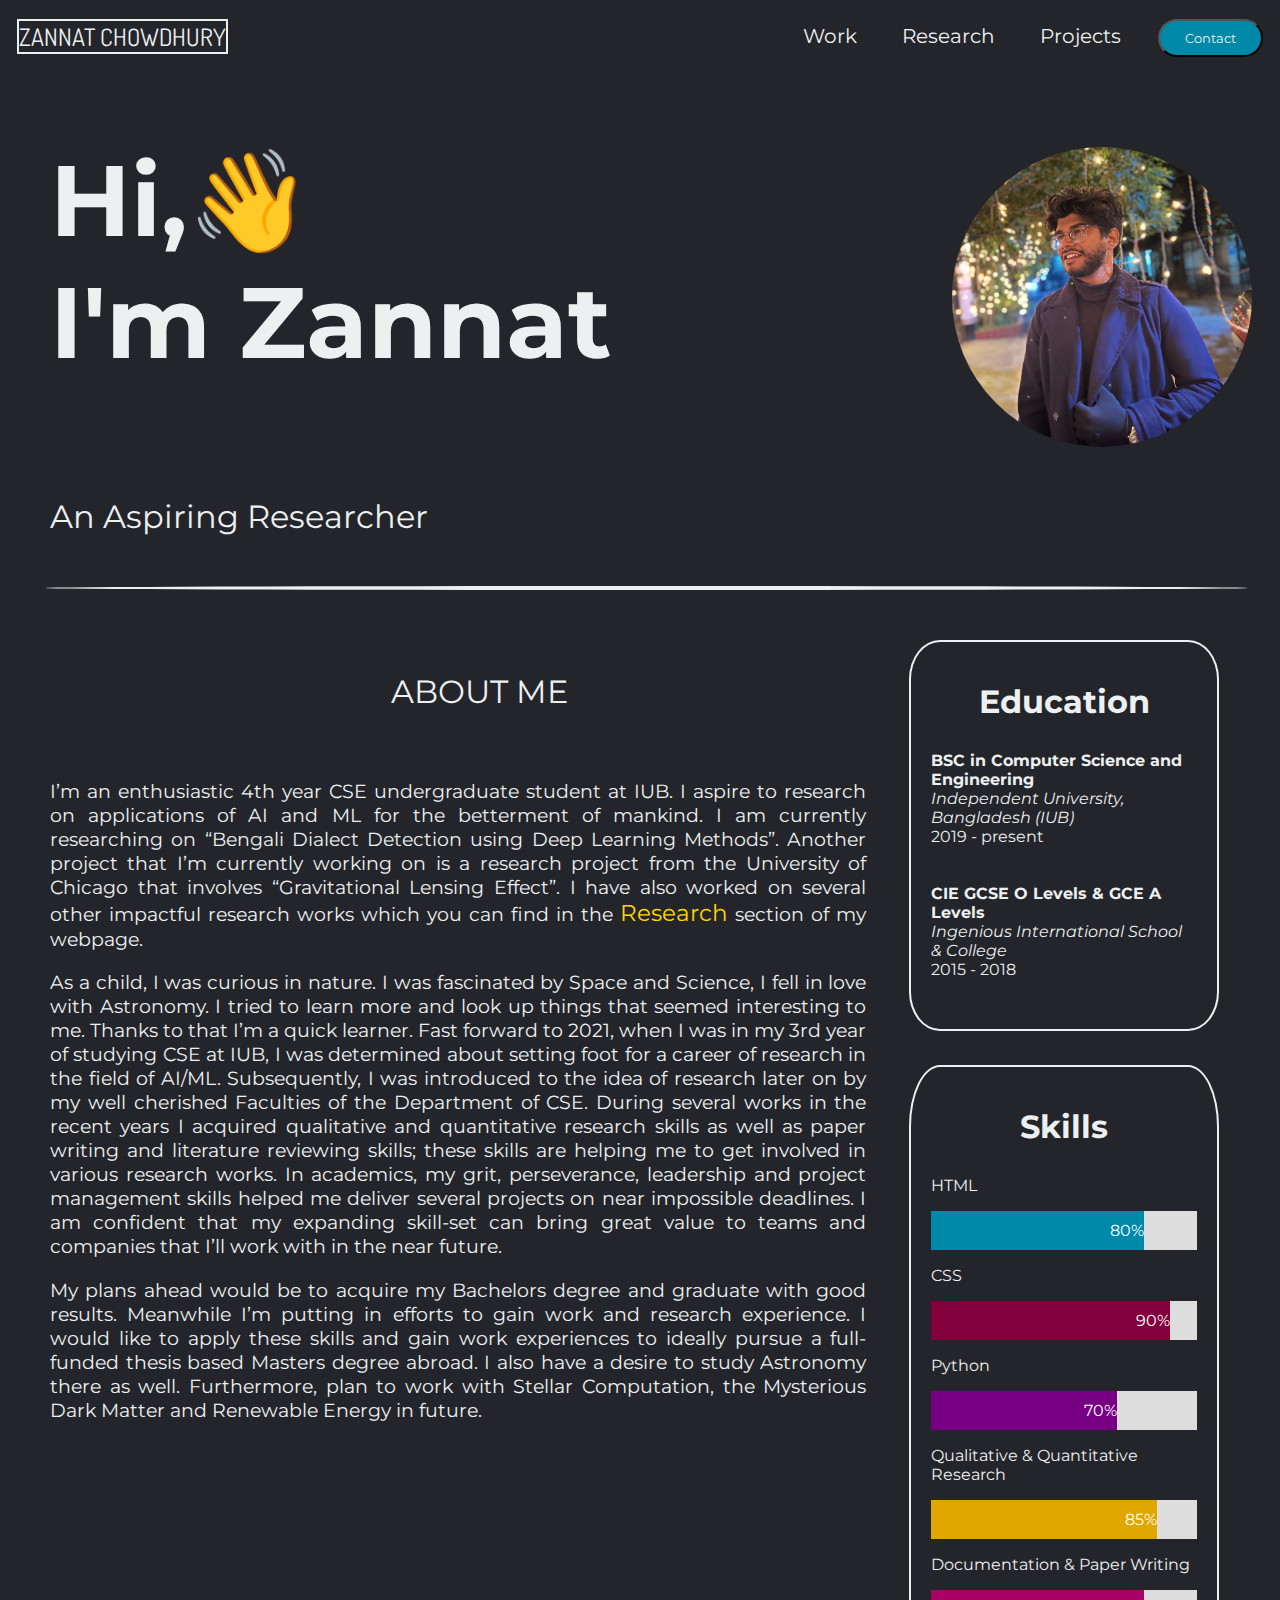
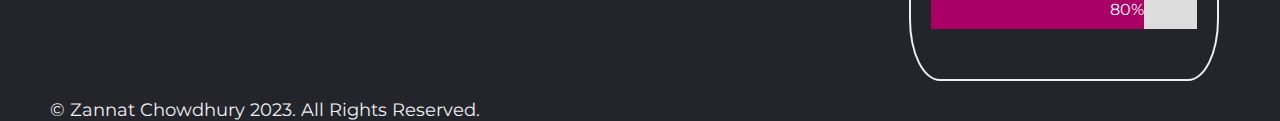
<file: index.html>
<!DOCTYPE html>
<html lang="en">
<head>
    <meta charset="UTF-8">
    <meta http-equiv="X-UA-Compatible" content="IE=edge">
    <meta name="viewport" content="width=device-width, initial-scale=1.0">
    <link rel="preconnect" href="https://fonts.googleapis.com">
    <link rel="preconnect" href="https://fonts.gstatic.com" crossorigin>
    <link href="https://fonts.googleapis.com/css2?family=Dosis:wght@500&family=Montserrat:wght@500;700&display=swap"        rel="stylesheet">
    <title>About Zannat Chowdhury</title>
    <link rel="stylesheet" href="styles.css">
    <link rel="stylesheet" href="https://cdnjs.cloudflare.com/ajax/libs/font-awesome/5.15.3/css/all.min.css"/>
    
</head>
<body>
    <div class = "navbar-div">
        <span class = "logo"><a href="index.html">ZANNAT CHOWDHURY</a></span> 
        <nav>
            <ul class = "nav-links"  id = "navbar">
                <li><a href = "Work.html">Work</a></li>
                <li><a href = "Research.html">Research</a></li>
                <li><a href = "Projects.html">Projects</a></li>
                <li class = "hidden-contact"><a href = "ContactMe.html">Contact Me</a></li>
            </ul>
            <!-- <input type = "checkbox" id = "click" style="display: none;">
            <label for = "click" class = "menu-btn" >
                <i class = "fas fa-bars"></i>
            </label> -->
            <div class = "menu-btn" onclick="toggle(); return false;">
                <i class = "fas fa-bars"></i>
            </div>
        </nav>
        <a class = "contact" href="ContactMe.html"><button id = "contact-button">Contact</button></a>
        <!-- <a class = "burgir" href="#"><button id = "burgir-button"><img class = "burgir-img" src="burgir.png"></button></a> -->


    </div>
    <div id = "flex-container1">
        <h1 class = "flex-item1">Hi,<a class = "pulse">👋</a>
            <br>I'm Zannat
        </h1>
        <p class = "flex-item2"><img src = "DP New FB.jpeg" alt = "Author's Image"></p><br>
    </div>
    <div class = "motto">
        <a>An Aspiring Researcher</a>
    </div>
    <div class = "break-line"></div>
    <div class = "aboutme-div-flex-container-2">
        <div class = "aboutme-flexitem1">
            <p class = "subheading">ABOUT ME</p><br>
            <div class = "body-text">
                <div id = "about-me-id">
                <p>I’m an enthusiastic 4th year CSE undergraduate student at IUB. I aspire to research on applications of AI and ML for the betterment of mankind. I am currently researching on “Bengali Dialect Detection using Deep Learning Methods”. Another project that I’m currently working on is a research project from the University of Chicago that involves “Gravitational Lensing Effect”. I have also worked on several other impactful research works which you can find in the <a class = "linky" href="Research.html">Research</a> section of my webpage.</p>
                
                <p>As a child, I was curious in nature. I was fascinated by Space and Science, I fell in love with Astronomy. I tried to learn more and look up things that seemed interesting to me. Thanks to that I’m a quick learner. Fast forward to 2021, when I was in my 3rd year of studying CSE at IUB, I was determined about setting foot for a career of research in the field of AI/ML.  Subsequently, I was introduced to the idea of research later on by my well cherished Faculties of the Department of CSE. During several works in the recent years I acquired qualitative and quantitative research skills as well as paper writing and literature reviewing skills; these skills are helping me to get involved in various research works. In academics, my grit, perseverance, leadership and project management skills helped me deliver several projects on near impossible deadlines. I am confident that my expanding skill-set can bring great value to teams and companies that I’ll work with in the near future.</p> 
                
                <p>My plans ahead would be to acquire my Bachelors degree and graduate with good results. Meanwhile I’m putting in efforts to gain work and research experience. I would like to apply these skills and gain work experiences to ideally pursue a full-funded thesis based Masters degree abroad. I also have a desire to study Astronomy there as well. Furthermore, plan to work with Stellar Computation, the Mysterious Dark Matter and Renewable Energy in future.</p>
                </div> 
            </div>
        </div>
        <div class = "aboutme-skills-flexflexcontainer">
            <div class = "aboutme-flexitem2">
                <h6 class = "education-subheading">Education</h6>
                <div>
                    <a class = "body-text" id = "education-text">
                        <strong>BSC in Computer Science and Engineering</strong><br>
                        <em>Independent University, Bangladesh (IUB)</em><br>
                        2019 - present<br><br><br>
                        <strong>CIE GCSE O Levels & GCE A Levels</strong><br>
                        <em>Ingenious International School & College</em><br>
                        2015 - 2018
                    </a>
                </div>
                
            </div>
            <div class = "skills-flexitem3">
                <h6 class = "education-subheading">Skills</h6>
                <div>
                    <a class = "body-text">
                        <p>HTML</p>
                        <div class="container">
                          <div class="skills html">80%</div>
                        </div>
                        
                        <p>CSS</p>
                        <div class="container">
                          <div class="skills css">90%</div>
                        </div>
                        
                        <p>Python</p>
                        <div class="container">
                          <div class="skills python">70%</div>
                        </div>
                        
                        <p>Qualitative & Quantitative Research</p>
                        <div class="container">
                          <div class="skills quant">85%</div>
                        </div>

                        <p>Documentation & Paper Writing</p>
                        <div class="container">
                          <div class="skills doc">80%</div>
                        </div>
                    </a>
                </div>
                
            </div>
        </div>

    </div>
    <div class = "personal-div"></div>
    <div class = "findme-div"></div>
    <div class = "footer-div"></div>



    
    <footer>
        <p class = "bodytext" style = margin-left:50px;>&copy; Zannat Chowdhury 2023. All Rights Reserved.</p>
    </footer>

    <script src="script.js"></script>
</body>
</html>
</file>
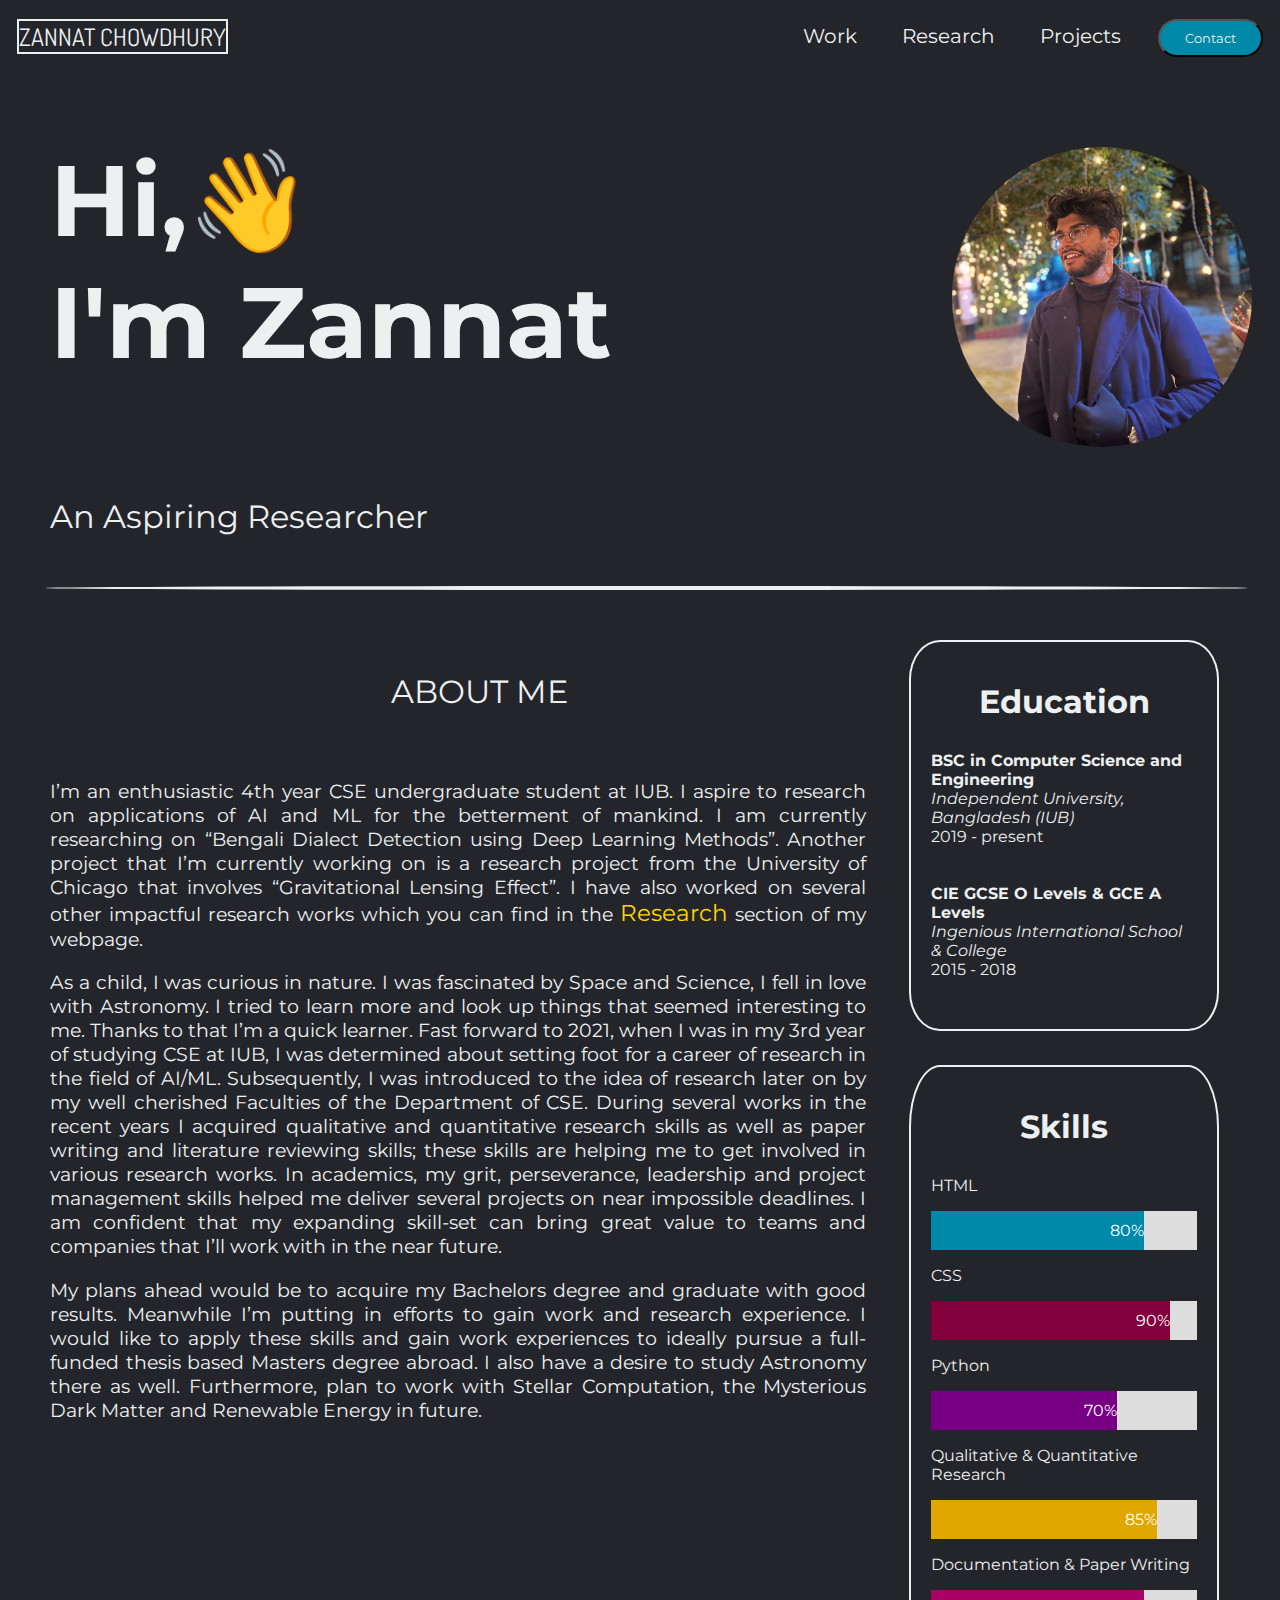
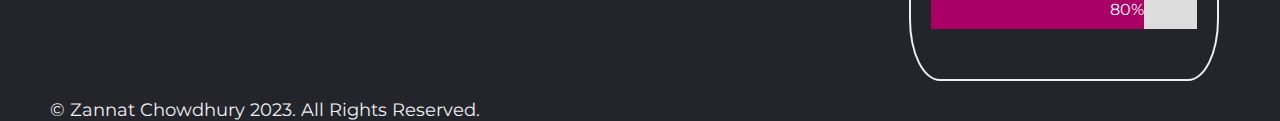
<file: AboutMe.html>
<!DOCTYPE html>
<html lang="en">
<head>
    <meta charset="UTF-8">
    <meta http-equiv="X-UA-Compatible" content="IE=edge">
    <meta name="viewport" content="width=device-width, initial-scale=1.0">
    <link rel="preconnect" href="https://fonts.googleapis.com">
    <link rel="preconnect" href="https://fonts.gstatic.com" crossorigin>
    <link href="https://fonts.googleapis.com/css2?family=Dosis:wght@500&family=Montserrat:wght@500;700&display=swap"        rel="stylesheet">
    <title>About Zannat Chowdhury</title>
    <link rel="stylesheet" href="styles.css">
    <link rel="stylesheet" href="https://cdnjs.cloudflare.com/ajax/libs/font-awesome/5.15.3/css/all.min.css"/>
    
</head>
<body>
    <div class = "navbar-div">
        <span class = "logo"><a href="AboutMe.html">ZANNAT CHOWDHURY</a></span> 
        <nav>
            <ul class = "nav-links"  id = "navbar">
                <li><a href = "Work.html">Work</a></li>
                <li><a href = "Research.html">Research</a></li>
                <li><a href = "Projects.html">Projects</a></li>
                <li class = "hidden-contact"><a href = "ContactMe.html">Contact Me</a></li>
            </ul>
            <!-- <input type = "checkbox" id = "click" style="display: none;">
            <label for = "click" class = "menu-btn" >
                <i class = "fas fa-bars"></i>
            </label> -->
            <div class = "menu-btn" onclick="toggle(); return false;">
                <i class = "fas fa-bars"></i>
            </div>
        </nav>
        <a class = "contact" href="ContactMe.html"><button id = "contact-button">Contact</button></a>
        <!-- <a class = "burgir" href="#"><button id = "burgir-button"><img class = "burgir-img" src="burgir.png"></button></a> -->


    </div>
    <div id = "flex-container1">
        <h1 class = "flex-item1">Hi,<a class = "pulse">👋</a>
            <br>I'm Zannat
        </h1>
        <p class = "flex-item2"><img src = "DP New FB.jpeg" alt = "Author's Image"></p><br>
    </div>
    <div class = "motto">
        <a>An Aspiring Researcher</a>
    </div>
    <div class = "break-line"></div>
    <div class = "aboutme-div-flex-container-2">
        <div class = "aboutme-flexitem1">
            <p class = "subheading">ABOUT ME</p><br>
            <div class = "body-text">
                <div id = "about-me-id">
                <p>I’m an enthusiastic 4th year CSE undergraduate student at IUB. I aspire to research on applications of AI and ML for the betterment of mankind. I am currently researching on “Bengali Dialect Detection using Deep Learning Methods”. Another project that I’m currently working on is a research project from the University of Chicago that involves “Gravitational Lensing Effect”. I have also worked on several other impactful research works which you can find in the <a class = "linky" href="Research.html">Research</a> section of my webpage.</p>
                
                <p>As a child, I was curious in nature. I was fascinated by Space and Science, I fell in love with Astronomy. I tried to learn more and look up things that seemed interesting to me. Thanks to that I’m a quick learner. Fast forward to 2021, when I was in my 3rd year of studying CSE at IUB, I was determined about setting foot for a career of research in the field of AI/ML.  Subsequently, I was introduced to the idea of research later on by my well cherished Faculties of the Department of CSE. During several works in the recent years I acquired qualitative and quantitative research skills as well as paper writing and literature reviewing skills; these skills are helping me to get involved in various research works. In academics, my grit, perseverance, leadership and project management skills helped me deliver several projects on near impossible deadlines. I am confident that my expanding skill-set can bring great value to teams and companies that I’ll work with in the near future.</p> 
                
                <p>My plans ahead would be to acquire my Bachelors degree and graduate with good results. Meanwhile I’m putting in efforts to gain work and research experience. I would like to apply these skills and gain work experiences to ideally pursue a full-funded thesis based Masters degree abroad. I also have a desire to study Astronomy there as well. Furthermore, plan to work with Stellar Computation, the Mysterious Dark Matter and Renewable Energy in future.</p>
                </div> 
            </div>
        </div>
        <div class = "aboutme-skills-flexflexcontainer">
            <div class = "aboutme-flexitem2">
                <h6 class = "education-subheading">Education</h6>
                <div>
                    <a class = "body-text" id = "education-text">
                        <strong>BSC in Computer Science and Engineering</strong><br>
                        <em>Independent University, Bangladesh (IUB)</em><br>
                        2019 - present<br><br><br>
                        <strong>CIE GCSE O Levels & GCE A Levels</strong><br>
                        <em>Ingenious International School & College</em><br>
                        2015 - 2018
                    </a>
                </div>
                
            </div>
            <div class = "skills-flexitem3">
                <h6 class = "education-subheading">Skills</h6>
                <div>
                    <a class = "body-text">
                        <p>HTML</p>
                        <div class="container">
                          <div class="skills html">80%</div>
                        </div>
                        
                        <p>CSS</p>
                        <div class="container">
                          <div class="skills css">90%</div>
                        </div>
                        
                        <p>Python</p>
                        <div class="container">
                          <div class="skills python">70%</div>
                        </div>
                        
                        <p>Qualitative & Quantitative Research</p>
                        <div class="container">
                          <div class="skills quant">85%</div>
                        </div>

                        <p>Documentation & Paper Writing</p>
                        <div class="container">
                          <div class="skills doc">80%</div>
                        </div>
                    </a>
                </div>
                
            </div>
        </div>

    </div>
    <div class = "personal-div"></div>
    <div class = "findme-div"></div>
    <div class = "footer-div"></div>



    
    <footer>
        <p class = "bodytext" style = margin-left:50px;>&copy; Zannat Chowdhury 2023. All Rights Reserved.</p>
    </footer>

    <script src="script.js"></script>
</body>
</html>
</file>
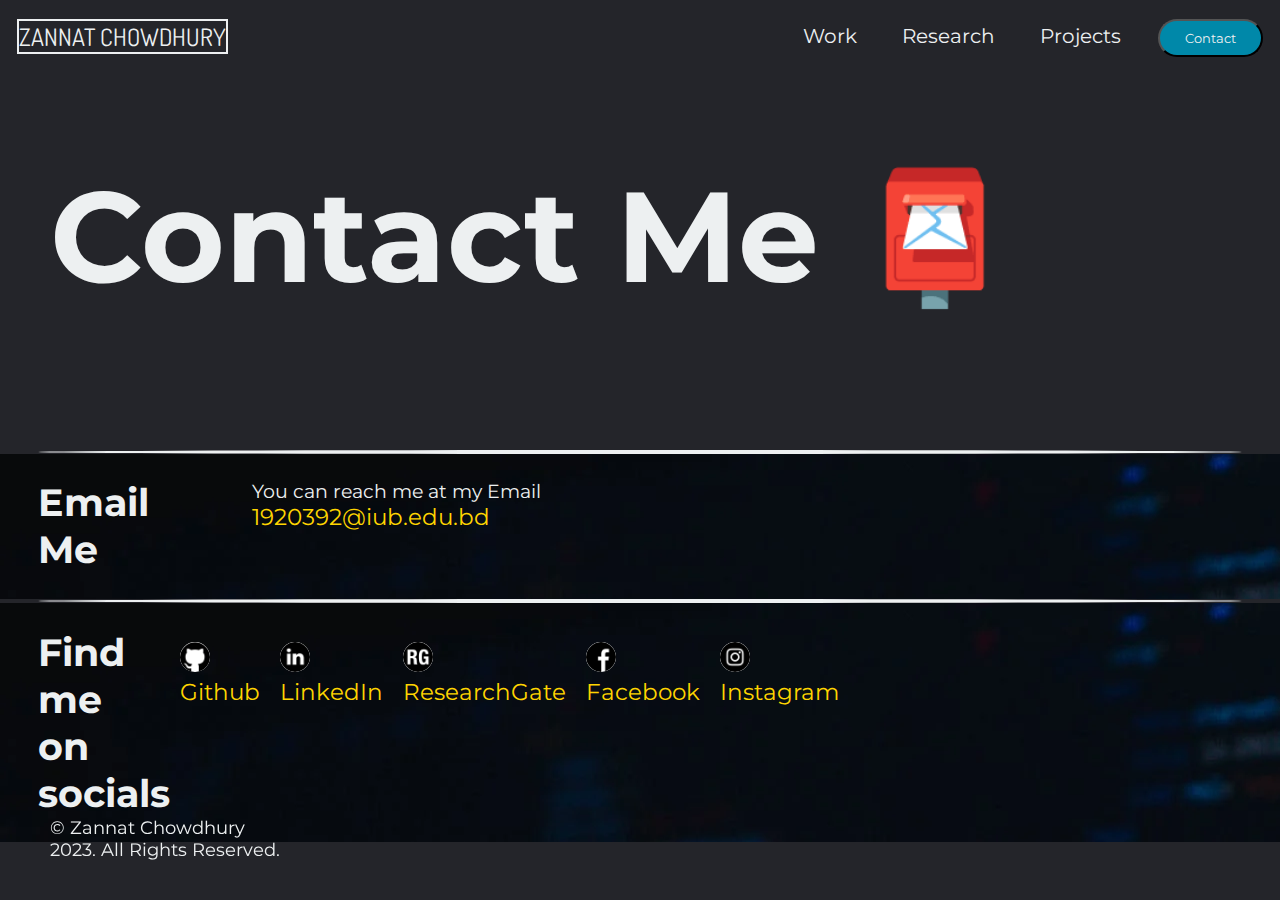
<file: ContactMe.html>
<!DOCTYPE html>
<html lang="en">
<head>
    <meta charset="UTF-8">
    <meta http-equiv="X-UA-Compatible" content="IE=edge">
    <meta name="viewport" content="width=device-width, initial-scale=1.0">
    <link rel="preconnect" href="https://fonts.googleapis.com">
    <link rel="preconnect" href="https://fonts.gstatic.com" crossorigin>
    <link href="https://fonts.googleapis.com/css2?family=Dosis:wght@500&family=Montserrat:wght@500;700&display=swap"        rel="stylesheet">
    <title>Contact Me</title>
    <link rel="stylesheet" href="styles.css">
    <link rel="stylesheet" href="https://cdnjs.cloudflare.com/ajax/libs/font-awesome/5.15.3/css/all.min.css"/>

</head>
<body>
    <div class = "navbar-div">
        <span class = "logo"><a href="index.html">ZANNAT CHOWDHURY</a></span> 
        <nav>
            <ul class = "nav-links" id = "navbar">
                <li><a href = "Work.html">Work</a></li>
                <li><a href = "Research.html">Research</a></li>
                <li><a href = "Projects.html">Projects</a></li>
                <li class = "hidden-contact"><a href = "ContactMe.html">Contact Me</a></li>
            </ul>
            <div class = "menu-btn" onclick="toggle(); return false;">
                <i class = "fas fa-bars"></i>
            </div>
        </nav>
        <a class = "contact" href="ContactMe.html"><button id = "contact-button">Contact</button></a>
    </div>
    <div id = "work-flex-container1">
        <h1 class = "work-flex-item1">Contact Me 📮 </h1>
    </div>

    <div class = "break-line-different"></div>

    <div class = "findme-div"></div>
    <div class = "works-flex-container-2" id = "contact-page-div" style = "background-image: url(work-background.webp);">
        <div class = "row-item1">
            <div class = "body-item" id = "email-me">
                <strong><h1>Email Me</h1></strong><br>

                <p id = "contact-me">You can reach me at my Email <a class = "linky" href = "mailto:1920392@iub.edu.bd" target="">1920392@iub.edu.bd</a></p>

            </div>
        </div>
    </div>

    <div class = "break-line-different"></div>

    <div class = "works-flex-container-2" id = "contact-page-div" style = "background-image: url(work-background.webp);">
        <div class = "row-item1">
            <div class = "body-item" id = "email-me" style = "text-align: left;">
                <strong><h1 style="margin-right: 10%;">Find me on socials</h1></strong><br>

                <p id = "socials"><a class = "linky" href = "https://github.com/CHOC4HOL1C" target="_blank"><img class = "social-icons" src = "github.png" >Github</a></p>
                <p id = "socials"><a class = "linky" href = "https://www.linkedin.com/in/chocaholic/" target="_blank"><img class = "social-icons" src = "linkedin.png" >LinkedIn</a></p>
                <p id = "socials"><a class = "linky" href = "https://www.researchgate.net/profile/Zannat-Chowdhury/research" target="_blank"><img class = "social-icons" src = "social.png" >ResearchGate</a></p>
                <p id = "socials"><a class = "linky" href = "https://www.facebook.com/CHOC4HOL1C" target="_blank"><img class = "social-icons" src = "facebook.png" >Facebook</a></p>
                <p id = "socials"><a class = "linky" href = "https://www.instagram.com/chocaholic_official/" target="_blank"><img class = "social-icons" src = "instagram.png" >Instagram</a></p>




            </div>
        </div>
    </div>
    <footer style = "position: fixed; bottom: 1%;">
        <p class = "bodytext" style = margin-left:50px;>&copy; Zannat Chowdhury 2023. All Rights Reserved.</p>
    </footer>

    <script src="script.js"></script>
</body>
</html>
</file>
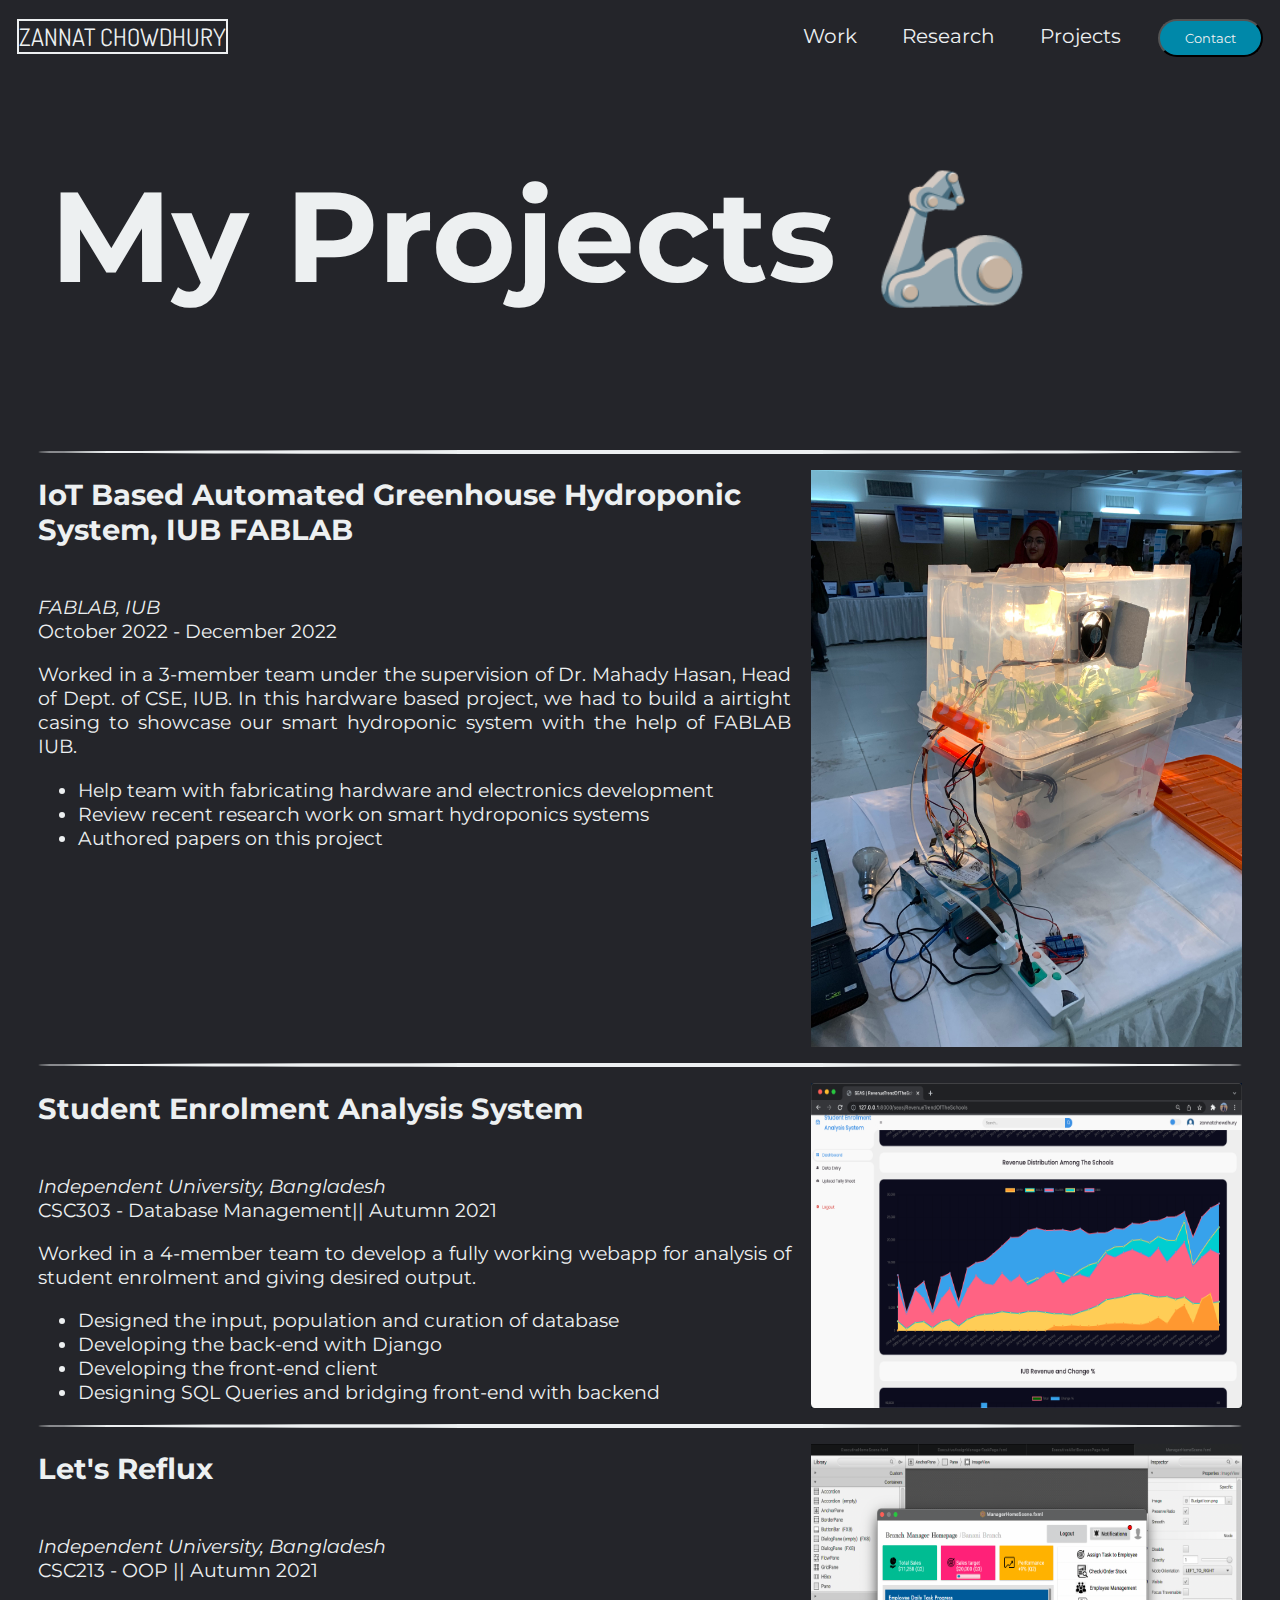
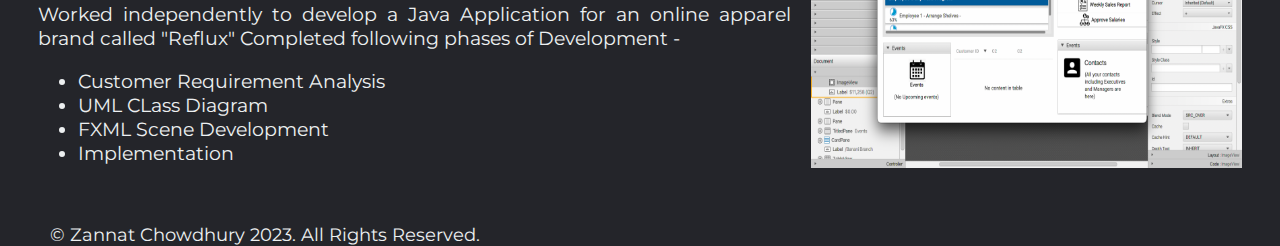
<file: Projects.html>
<!DOCTYPE html>
<html lang="en">
<head>
    <meta charset="UTF-8">
    <meta http-equiv="X-UA-Compatible" content="IE=edge">
    <meta name="viewport" content="width=device-width, initial-scale=1.0">
    <link rel="preconnect" href="https://fonts.googleapis.com">
    <link rel="preconnect" href="https://fonts.gstatic.com" crossorigin>
    <link href="https://fonts.googleapis.com/css2?family=Dosis:wght@500&family=Montserrat:wght@500;700&display=swap"        rel="stylesheet">
    <title>My Work</title>
    <link rel="stylesheet" href="styles.css">
    <link rel="stylesheet" href="https://cdnjs.cloudflare.com/ajax/libs/font-awesome/5.15.3/css/all.min.css"/>

</head>
<body>
    <div class = "navbar-div">
        <span class = "logo"><a href="index.html">ZANNAT CHOWDHURY</a></span> 
        <nav>
            <ul class = "nav-links" id = "navbar">
                <li><a href = "Work.html">Work</a></li>
                <li><a href = "Research.html">Research</a></li>
                <li><a href = "Projects.html">Projects</a></li>
                <li class = "hidden-contact"><a href = "ContactMe.html">Contact Me</a></li>
            </ul>
            <div class = "menu-btn" onclick="toggle(); return false;">
                <i class = "fas fa-bars"></i>
            </div>
        </nav>
        <a class = "contact" href="ContactMe.html"><button id = "contact-button">Contact</button></a>
    </div>
    <div id = "work-flex-container1">
        <h1 class = "work-flex-item1">My Projects 🦾</h1>
    </div>

    <div class = "break-line-different"></div>

    <div class = "works-flex-container-2" style = "background-image: url(https://media.istockphoto.com/id/1325297556/photo/plants-phyto-wall-with-green-blue-turquoise-leaves-as-dark-nature-background.jpg?s=612x612&w=0&k=20&c=XogIIWuo9V6a2kMfTtg8Ncg8hKMbkJXaGeEkyBWqZBo=); background-clip:padding-box;">
        <div class = "row-item1">
            <div class = "body-item">
                <div class = "left-align">
                    <strong><h2>IoT Based Automated Greenhouse Hydroponic System, IUB FABLAB</h2></strong><br>
                    <em>FABLAB, IUB</em><br>
                    October 2022 - December 2022<br>
                </div>

                <p>
                    Worked in a 3-member team under the supervision of Dr. Mahady Hasan, Head of Dept. of CSE, IUB.
                    In this hardware based project, we had to build a airtight casing to showcase our smart hydroponic system with the help of FABLAB IUB. 
                    <ul>
                        <li class="body-bullet">Help team with fabricating hardware and electronics development</li>
                        <li class="body-bullet">Review recent research work on smart hydroponics systems</li>
                        <li class="body-bullet">Authored papers on this project</li>
                    </ul>

                </p>
            </div>
            <p class = "image-item"><img class = "imgy" src="IMG_1202.jpg" alt="Our Hydroponic System"></p>

        </div>
    </div>

    <div class = "break-line-different"></div>

    <div class = "works-flex-container-2" style = "background-image: url(https://images.pexels.com/photos/2653362/pexels-photo-2653362.jpeg?auto=compress&cs=tinysrgb&w=1260&h=750&dpr=2);">
        <div class = "row-item1">
            <div class = "body-item">
                <div class = "left-align">
                    <strong><h2>Student Enrolment Analysis System</h2></strong><br>
                    <em>Independent University, Bangladesh</em><br>
                    CSC303 - Database Management|| Autumn 2021<br>
                </div>

                <p>
                    Worked in a 4-member team to develop a fully working webapp for analysis of student enrolment and giving desired output.
                    <ul>
                        <li class="body-bullet">Designed the input, population and curation of database</li>
                        <li class="body-bullet">Developing the back-end with Django</li>
                        <li class="body-bullet">Developing the front-end client</li>
                        <li class="body-bullet">Designing SQL Queries and bridging front-end with backend</li>
                    </ul>

                </p>
            </div>
            <p class = "image-item"><img class = "imgy" src="Screenshot 2021-12-26 at 11.22.02 AM.png" alt=""></p>
        </div>
    </div>

    <div class = "break-line-different"></div>

    <div class = "works-flex-container-2" style = "background-image: url(https://images.squarespace-cdn.com/content/v1/57080bb037013bf499b1358e/1503437889809-IO2WF98LFQ30IN3B9QLA/FOXlife_Web_20.gif);">
        <div class = "row-item1">
            <div class = "body-item">
                <div class = "left-align">
                    <strong><h2>Let's Reflux</h2></strong><br>
                    <em>Independent University, Bangladesh</em><br>
                    CSC213 - OOP || Autumn 2021<br>
                </div>

                <p>
                    Worked independently to develop a Java Application for an online apparel brand called "Reflux"
                    Completed following phases of Development - 
                        <ul>
                            <li class="body-bullet">Customer Requirement Analysis</li>
                            <li class="body-bullet">UML CLass Diagram</li> 
                            <li class="body-bullet">FXML Scene Development</li>
                            <li class="body-bullet">Implementation</li>
                        </ul>

                </p>
            </div>
            <p class = "image-item"><img class = "imgy" src="Screenshot 2021-09-06 at 11.27.12 AM.png" alt=""></p>
        </div>
    </div>

    <div>
        <footer>
            <p class = "bodytext" style = "margin-left:50px; margin-top: 40px;">&copy; Zannat Chowdhury 2023. All Rights Reserved.</p>
        </footer>
    </div>

    <script src="script.js"></script>
</body>
</html>
</file>
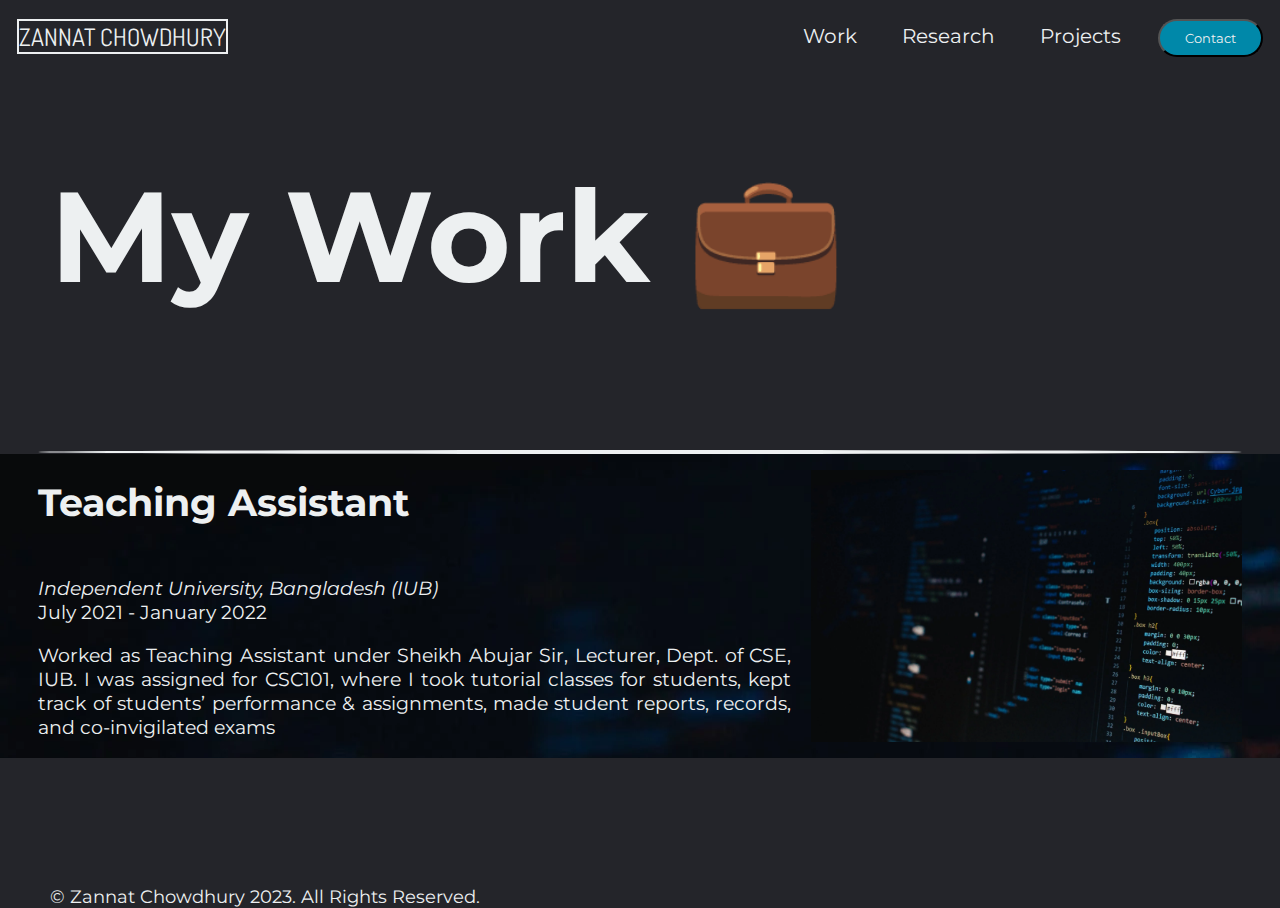
<file: Work.html>
<!DOCTYPE html>
<html lang="en">
<head>
    <meta charset="UTF-8">
    <meta http-equiv="X-UA-Compatible" content="IE=edge">
    <meta name="viewport" content="width=device-width, initial-scale=1.0">
    <link rel="preconnect" href="https://fonts.googleapis.com">
    <link rel="preconnect" href="https://fonts.gstatic.com" crossorigin>
    <link href="https://fonts.googleapis.com/css2?family=Dosis:wght@500&family=Montserrat:wght@500;700&display=swap"        rel="stylesheet">
    <title>My Work</title>
    <link rel="stylesheet" href="styles.css">
    <link rel="stylesheet" href="https://cdnjs.cloudflare.com/ajax/libs/font-awesome/5.15.3/css/all.min.css"/>

</head>
<body>
    <div class = "navbar-div">
        <span class = "logo"><a href="index.html">ZANNAT CHOWDHURY</a></span> 
        <nav>
            <ul class = "nav-links" id = "navbar">
                <li><a href = "Work.html">Work</a></li>
                <li><a href = "Research.html">Research</a></li>
                <li><a href = "Projects.html">Projects</a></li>
                <li class = "hidden-contact"><a href = "ContactMe.html">Contact Me</a></li>
            </ul>
            <div class = "menu-btn" onclick="toggle(); return false;">
                <i class = "fas fa-bars"></i>
            </div>
        </nav>
        <a class = "contact" href="ContactMe.html"><button id = "contact-button">Contact</button></a>
    </div>
    <div id = "work-flex-container1">
        <h1 class = "work-flex-item1">My Work 💼 </h1>
    </div>
    <div class = "break-line-different"></div>
    <div class = "works-flex-container-2" style = "background-image: url(work-background.webp);">
        <div class = "row-item1">
            <div class = "body-item">
                <div class = "left-align">
                    <strong><h1>Teaching Assistant</h1></strong><br>
                    <em>Independent University, Bangladesh (IUB)</em><br>
                    July 2021 - January 2022<br>
                    <p>Worked as Teaching Assistant under Sheikh Abujar Sir, Lecturer, Dept. of CSE, IUB. I was assigned for CSC101, where I took tutorial classes for students, kept track of students’ performance & assignments, made student reports, records, and co-invigilated exams</p>
                </div>

            </div>
            <p class = "image-item" style = "background-image: url(work-background.webp);
            background-size: cover;"></p>
        </div>
    </div>
    <footer>
        <p class = "bodytext" style = "margin-left:50px; margin-top: 10%;">&copy; Zannat Chowdhury 2023. All Rights Reserved.</p>
    </footer>
    
    <script src="script.js"></script>
</body>
</html>
</file>
<file: styles.css>
* {
    box-sizing: border-box;
}
html,
body {
    height: 100%;
    margin: 0px;
    padding: 0px;
    /* font-family: system-ui, -apple-system, BlinkMacSystemFont, 'Segoe UI', Roboto, Oxygen, Ubuntu, Cantarell, 'Open Sans', 'Helvetica Neue', sans-serif; */
    font-family: 'Montserrat', sans-serif;
    background-color: #24252A;
    color: #edf0f1;
}

.navbar-div {
    display: flex;
    height: 8%;
    width: 100%;
    /* background: rgb(56, 120, 186); */
    /* background: rgb(44, 103, 197); */
    background: #24252A;
    justify-content: right;
    align-items: center;
    vertical-align: middle;
    font-size: 20px;

}

.logo {
    display: inline-block;
    /* font-family: system-ui, -apple-system, BlinkMacSystemFont, 'Segoe UI', Roboto, Oxygen, Ubuntu, Cantarell, 'Open Sans', 'Helvetica Neue', sans-serif; */
    font-family: 'Dosis', sans-serif;
    font-size: x-large;
    color: #edf0f1;
    border: 2px solid #edf0f1;
    margin-right: auto;
    margin-left: 17px;
    cursor: pointer;
    transition: all 0.3s ease 0s;
}

.logo:hover {
    color: rgba(0, 136, 169, 1);
    border: 2px solid rgba(0, 136, 169, 0.5);
}

a.linky {
    display: inline;
    font-size: larger;
    color: rgb(255, 213, 0);
    cursor: pointer;
}
a.linky:hover {
    color: rgba(0, 136, 169, 1);
}

li,
a {
    color: #edf0f1;
    text-decoration: none;
}

.nav-links {
    list-style: none;
}

.nav-links li {
    display: inline-block;
    padding: 0px 20px;
}

.nav-links li a {
    transition: all 0.3s ease 0s;
}

.nav-links li a:hover {
    color: #0088a9;
}

li.hidden-contact {
    display: none;
}

#contact-button {
    padding: 9px 25px;
    margin-right: 17px;
    margin-left: 17px;
    margin-top: 4px;
    background-color: rgba(0, 136, 169, 1);
    color: #edf0f1;
    font-family: 'Montserrat', sans-serif;
    border-radius: 50px;
    cursor: pointer;
    transition: all 0.3s ease 0s;
}

#contact-button:hover {
    background-color: rgba(0, 136, 169, 0.8);
}

div .menu-btn i{
    color: #edf0f1;
    font-size: 30px;
    cursor: pointer;
    display: none;
}

/* #check {
    display: none;
} */

 .burgir-img {
    width: 30px;
    height: 30px;
    border-radius: 0%;
    border-width: 0%;
    margin-top: 0%;
    background-color: #ffffff;
} 
/*
button#burgir-button {
    width: 30px;
    height: 30px;
    border-width: 0px;
    padding: 0% 0%;
    margin-top: 1px;
    opacity: 85%;
    margin-right: 30px;
}
a.burgir {
    display: none;
} */
.fas {
    margin-right: 17px;
}

#flex-container1 {
    display: flex;
    /* height: 50%; */
    width: 100%;
    color: #edf0f1;
    font-size: 50px;
    margin-left: 50px;
}

/* .pulse {
    -webkit-animation-name: pulse; 
} */
p.flex-item2 {
    display: flex;
    width: 50%;
    justify-content: flex-end;
    margin-right: 60px;
}

img {
    width: 300px;
    height: 300px;
    border-radius: 1000%;
    margin-top: 25px;
}

.motto {
    margin-left: 50px;
    font-size: 32px;
    margin-bottom: 50px;
}

.break-line {
    height: 4px;
    width: 94%;
    background: #edf0f1;
    margin-left: 45px;
    margin-bottom: 50px;
    border: 10px;
    border-radius: 50%;
}

.aboutme-div-flex-container-2 {
    display: flex;
    height: auto;
    width: 94%;
    margin-left: 50px;
}

.aboutme-flexitem1 {
    height: 100%;
    width: 100%;
}

#about-me-id {
    padding-right: 5%;
    text-align: justify;
    font-size: larger;
    /* line-height: 20pt; */
}

.subheading {
    font-size: xx-large;
    margin-bottom: 30px;
    color: #edf0f1;
    text-align: center;

}

.bodytext {
    height: 100%;
    width: 50%;
    font-size: large;
    color: #edf0f1;
    margin-bottom: 30px;

}

.aboutme-skills-flexflexcontainer {
    height: 100%;
    width: 40%;
}

.aboutme-flexitem2 {
    height: 100%;
    width: 90%;
    justify-content: center;
    border: 2px solid #edf0f1;
    border-radius: 10%;
    padding: 10px 20px;
    padding-bottom: 50px;
    margin: 0px;
    margin-bottom: 10%;
}

.education-subheading {
    font-size: xx-large;
    margin: 30px 10px;
    color: #edf0f1;
    text-align: center;
}

strong {
    font-weight: bolder;
}

#degree {
    font-weight: bold !important;
}

.skills-flexitem3 {
    height: 100%;
    width: 90%;
    justify-content: center;
    border: 2px solid #edf0f1;
    border-radius: 10%;
    padding: 10px 20px;
    padding-bottom: 50px;
    margin: 0px;
}

/*skill chart css */
* {
    box-sizing: border-box
}

/* Container for skill bars */
.container {
    width: 100%;
    /* Full width */
    background-color: #ddd;
    /* Grey background */
}

.skills {
    text-align: right;
    /* Right-align text */
    padding-top: 10px;
    /* Add top padding */
    padding-bottom: 10px;
    /* Add bottom padding */
    color: white;
    /* White text color */
}

.html {
    width: 80%;
    background-color: #0088a9;
}

/* Green */
.css {
    width: 90%;
    background-color: #82003b;
}

/* Blue */
.python {
    width: 70%;
    background-color: #770082;
}

/* Red */
.quant {
    width: 85%;
    background-color: #dfa700;
}

.doc {
    width: 80%;
    background-color: #aa0066;
}


/* Work.html CSS */
#work-flex-container1 {
    display: flex;
    /* height: 30%; */
    width: 100%;
    color: #edf0f1;
    font-size: 64px;
    margin-left: 50px;
    margin-bottom: 50px;
}
.break-line-different {
    height: 4px;
    width: 94%;
    background: #edf0f1;
    margin-left: 3%;
    margin-bottom: 0px;
    border: 10px;
    border-radius: 50%;
}
/* .break-line-different-diff {
    height: 4px;
    width: 94%;
    background: #edf0f1;
    margin-left: 3%;
    margin-bottom: 0px;
    border: 10px;
    border-radius: 50%;
} */
.works-flex-container-2{
    display: flex;
}
.row-item1 {
    display: flex;
    width: 100%;
    height: 50%;
    margin-left: 3%;
    margin-right: 3%;
}
.body-item {
    justify-content: flex-start;
    width: 70%;
    font-size: larger;
    color: #edf0f1;
    text-align: justify;
    margin-right: 20px;
}
h2 {
    text-align: left;
}
.image-item {
    justify-content: flex-end;
    width: 40%;
    height: auto;
    background-size: cover;


}
#myVideo {
    position: fixed;
    right: 0;
    bottom: 0;
    min-width: 100%; 
    min-height: 100%;
}
.imgy {
    height: 100%;
    width: 100%;
    margin: 0px;
    border-radius: 0%;
}

/* ContacMe.html css */
#email-me{
    display: flex;
    width: 50%;
    justify-content: flex-start;
    /* flex-wrap: wrap; */

    
    /* flex-direction: column; */
}
p#contact-me {
    width: 70%;
    padding-top: 6px;
    padding-left: 32px;
    text-align: left;
    flex-wrap: wrap;
}
p#socials {
    padding: 10px 10px;
}
img.social-icons {
    width: 30px;
    height: 30px;
    border-radius: 100%;
    border-width: 0%;
    margin-top: 10px;
    background-color: #ffffff;
}

/* Media Queries */
/* Phone Display */
@media only screen and (max-width: 768px) {
    #navbar {
        display: none;
    }
    #contact-button {
        display: none;
    }
    /* span.logo {
        margin-right: auto;
        margin-left: auto;
        text-align: center;
        cursor: pointer;
        transition: all 0.3s ease 0s;
    } */
    /* a.burgir {
        display: contents;
    } */
    p {
        font-size: large;    
    }
    .works-flex-container-2{
        height:fit-content ;
        width: auto;
        justify-content: end;

    }
    li.body-bullet {
        font-size: 18px;
        text-align: left;
        color: #edf0f1;
    }
    .left-align {
        text-align: left;
    }
}


/* iPad Display */
@media only screen and (max-width: 820px) {
    /* #navbar {
        display: none;
    } */
    #navbar li.hidden-contact {
        display: block;
    }
    #navbar {
        display: flex;
        flex-direction: column;
        position: fixed;
        top: 80px;
        left: -100%;
        background-color: #24252A;
        height: 100vh;
        width: 100%;
        text-align: center;
        transition: all 0.3s ease;
    }
    /* #click:checked ~ #navbar {
        left: 0%;
    } */
    #navbar li{
        margin: 40px  0px;
    }
    #navbar li a{
        font-size: 30px;
        display: block;
    }
    #contact-button {
        display: none;
    }
    div .menu-btn i{
        display: block;
    }

    /* span.logo {
        margin-right: auto;
        margin-left: auto;
        text-align: center;
        cursor: pointer;
        transition: all 0.3s ease 0s;
    } */
    /* a.burgir {
        display: contents;
    } */
    #flex-container1 {
        flex-direction: column-reverse;
        height: auto;
        width: auto;
        justify-content: center;
        align-items: center;
        font-size: 30px;
        text-align: center;
        margin: 0px 0px;
    }
    p.flex-item2 {
        display: flex;
        width: 50%;
        justify-content:center;
    }
    img {
        width: 250px;
        height: 250px;
        border-radius: 1000%;
        margin-top: 0px;
    }
    .motto {
        margin: 0px;
        text-align: center;
        font-size: 20px;
        margin-bottom: 50px;
    }
    .break-line {
        width: auto;
        margin-left: 45px;
        margin-right: 45px;
    }
    .aboutme-div-flex-container-2 {
        flex-direction: column;
        width: 90%;
        margin-left: auto;
        margin-right: auto;
    }
    .subheading {
        margin-left: auto;
    }
    #about-me-id {
        padding: 0px;
        font-size: x-large;
    }
    .aboutme-skills-flexflexcontainer {
        display: flex;
        flex-direction: column;
        margin-top: 50px;
        width: auto;
        justify-content: center;
        align-items: center;
    }
    .aboutme-flexitem2 {
        width: 70%;
    }
    #education-text {
        font-size: larger;
    }

    /* Work.html CSS Media Query */

    #work-flex-container1 {
        height: 30%;
        height: auto;
        width: auto;
        justify-content: center;
        align-items: center;
        font-size: 30px;
        text-align: center;
        margin: 0px 0px;
    }
    #work-flex-item1 {
        margin: 0px 0px;
    }
    .works-flex-container-2{
        /* height: 70%; */
        width: auto;
        justify-content: end;

    }

    .body-item{
        width: 100%;
        margin: 0% 5%;
        font-size: x-large;
        text-align: justify;
    }
    .image-item {
        display: none;
    }

    /* ContactMe.html CSS Media Query */
    #contact-page-div {
        height: fit-content;
    }
    #email-me {
        flex-wrap: wrap;
        width: 100%;
    }

}
</file>
